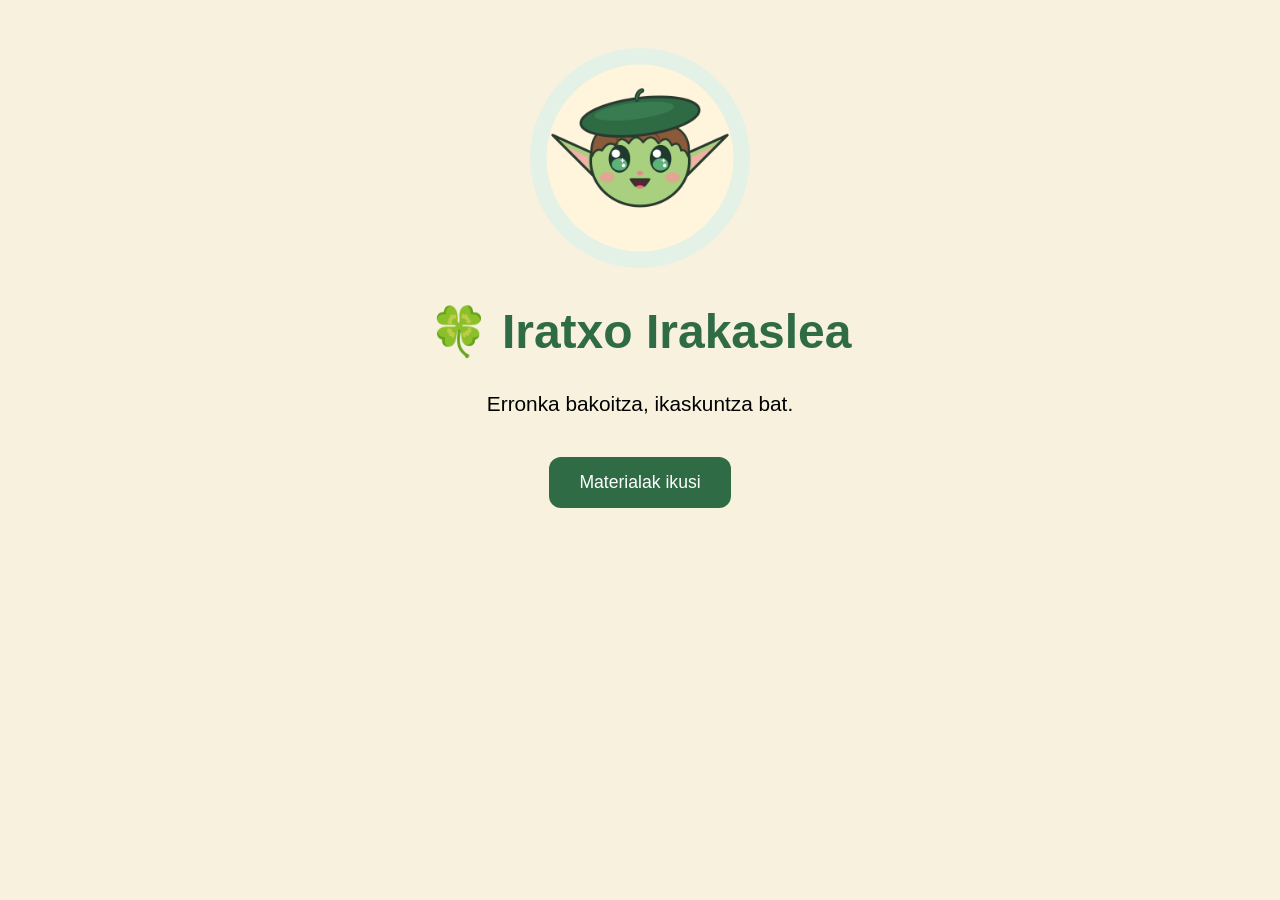
<file: index.html>
<!DOCTYPE html>
<html lang="eu">
<head>
<meta charset="UTF-8">
<meta name="viewport" content="width=device-width, initial-scale=1.0">

<title>Iratxo Irakaslea</title>

<style>

body{

    font-family:Arial,sans-serif;

    background:#F7F1DE;

    text-align:center;

    padding:40px;
}

.avatar{

    width:220px;

    border-radius:50%;
}

h1{

    color:#2F6B45;

    font-size:3rem;
}

p{

    font-size:1.3rem;
}

.botoia{

    display:inline-block;

    background:#2F6B45;

    color:white;

    text-decoration:none;

    padding:15px 30px;

    border-radius:12px;

    font-size:1.1rem;

    margin-top:20px;
}

.botoia:hover{

    background:#245336;
}

</style>
</head>

<body>

<img
src="avatar_redes.png"
alt="Iratxo Irakaslea"
class="avatar">

<h1>🍀 Iratxo Irakaslea</h1>

<p>
Erronka bakoitza, ikaskuntza bat.
</p>

<a
class="botoia"
href="ortografia/index.html">

Materialak ikusi

</a>

</body>
</html>
</file>
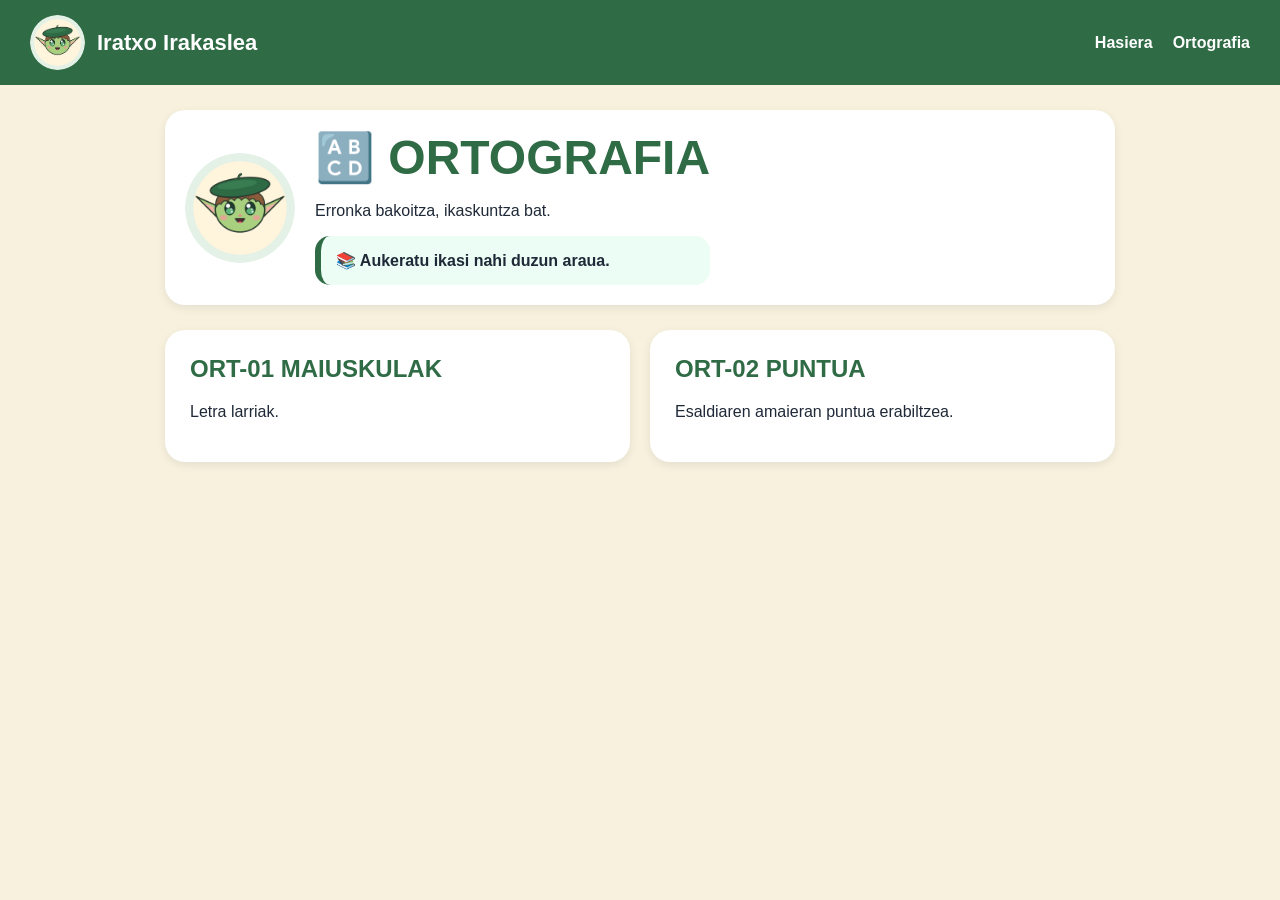
<file: ortografia/index.html>
<!DOCTYPE html>
<html lang="eu">
<head>
<meta charset="UTF-8">
<title>Ortografia - Iratxo Irakaslea</title>

<link rel="stylesheet" href="../assets/estilos.css">

<style>

.material-grid{
    display:grid;
    grid-template-columns:repeat(auto-fit,minmax(300px,1fr));
    gap:20px;
}

.material{
    background:white;
    border-radius:20px;
    padding:25px;
    text-decoration:none;
    color:#1f2937;
    box-shadow:0 3px 10px rgba(0,0,0,.08);
}

.material:hover{
    transform:translateY(-3px);
}

.material h2{
    color:#2F6B45;
    margin-top:0;
}

</style>

</head>

<body>

<header class="navbar">

<div class="brand">
<img src="../avatar_redes.png" alt="">
<span>Iratxo Irakaslea</span>
</div>

<nav>
<a href="../index.html">Hasiera</a>
<a href="index.html">Ortografia</a>
</nav>

</header>

<main>

<div class="hero">

<img src="../avatar_redes.png" alt="">

<div>

<h1>🔠 ORTOGRAFIA</h1>

<p>
Erronka bakoitza, ikaskuntza bat.
</p>

<div class="iratxo-message">
📚 Aukeratu ikasi nahi duzun araua.
</div>

</div>

</div>

<div class="material-grid">

<a class="material" href="maiuskulak.html">

<h2>
ORT-01 MAIUSKULAK
</h2>

<p>
Letra larriak.
</p>

</a>

<a class="material" href="puntua.html">

<h2>
ORT-02 PUNTUA
</h2>

<p>
Esaldiaren amaieran puntua erabiltzea.
</p>

</a>

</div>

</main>

</body>
</html>
</file>
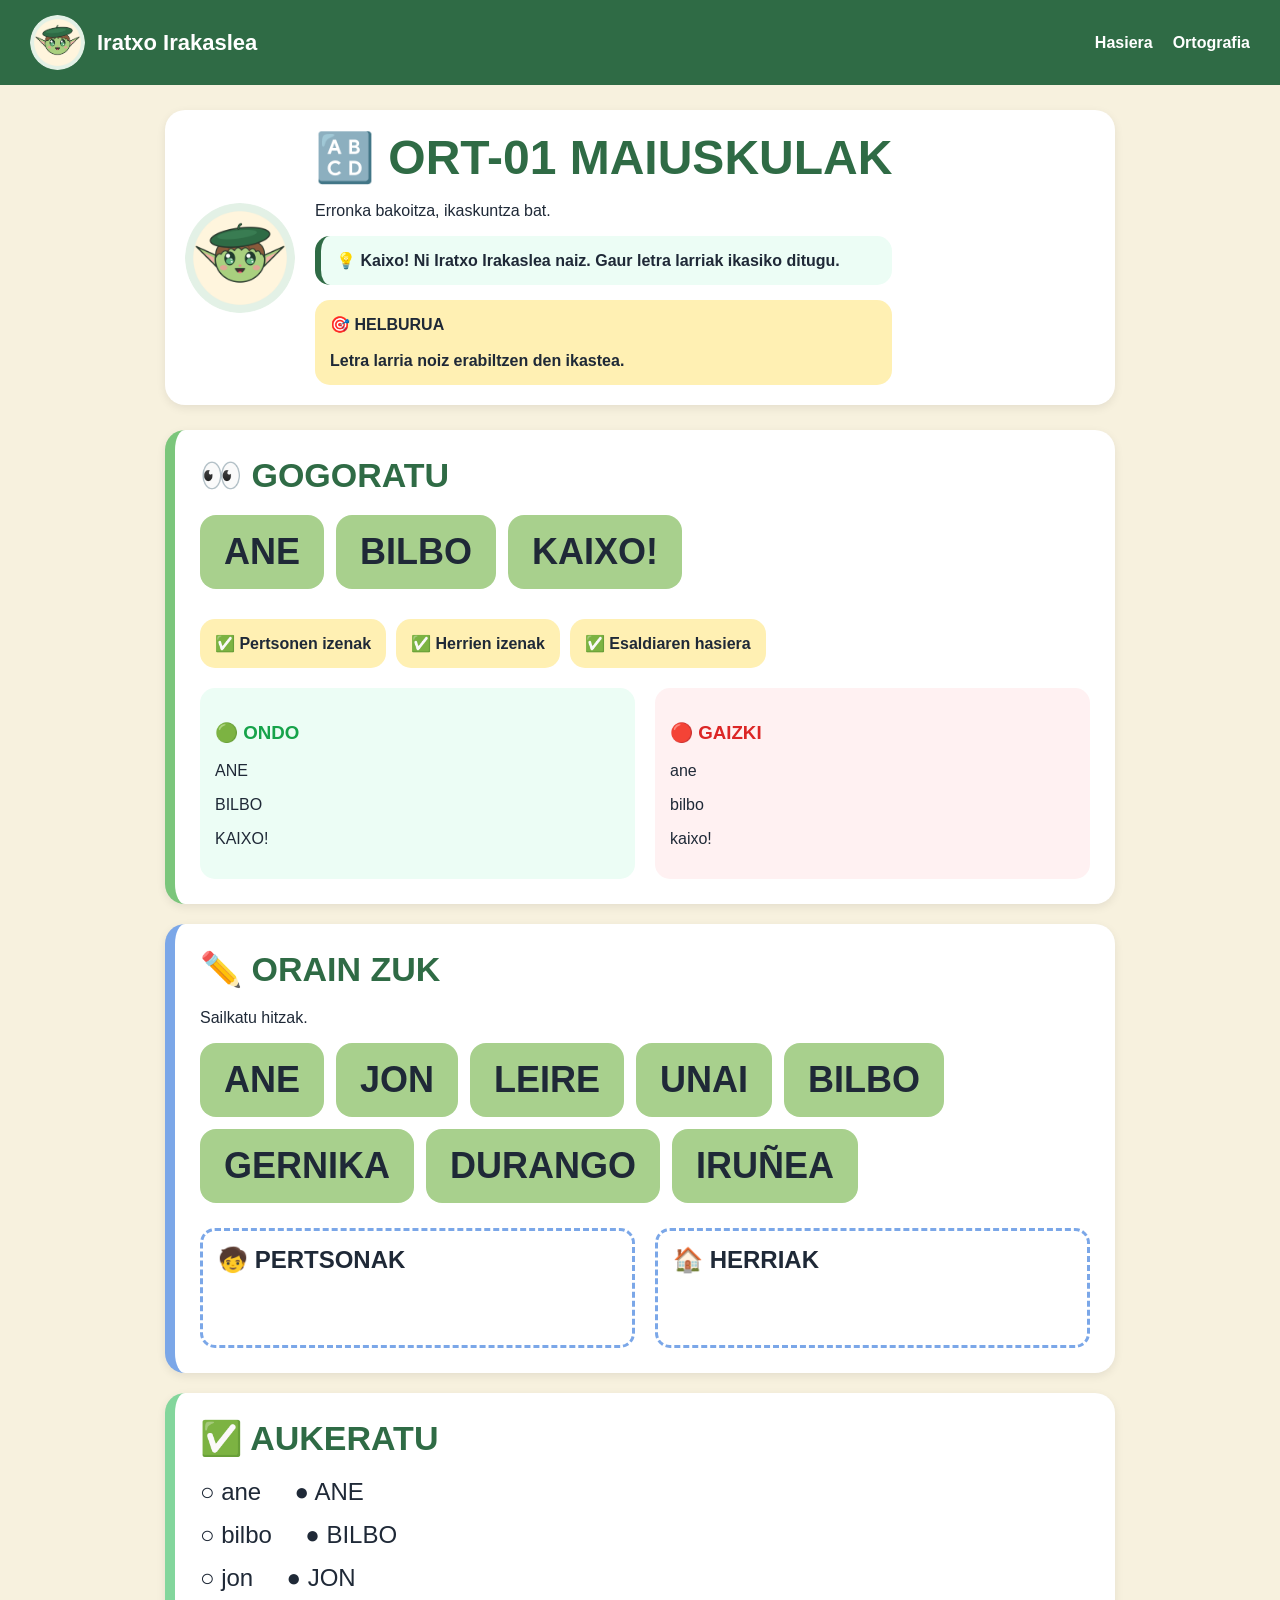
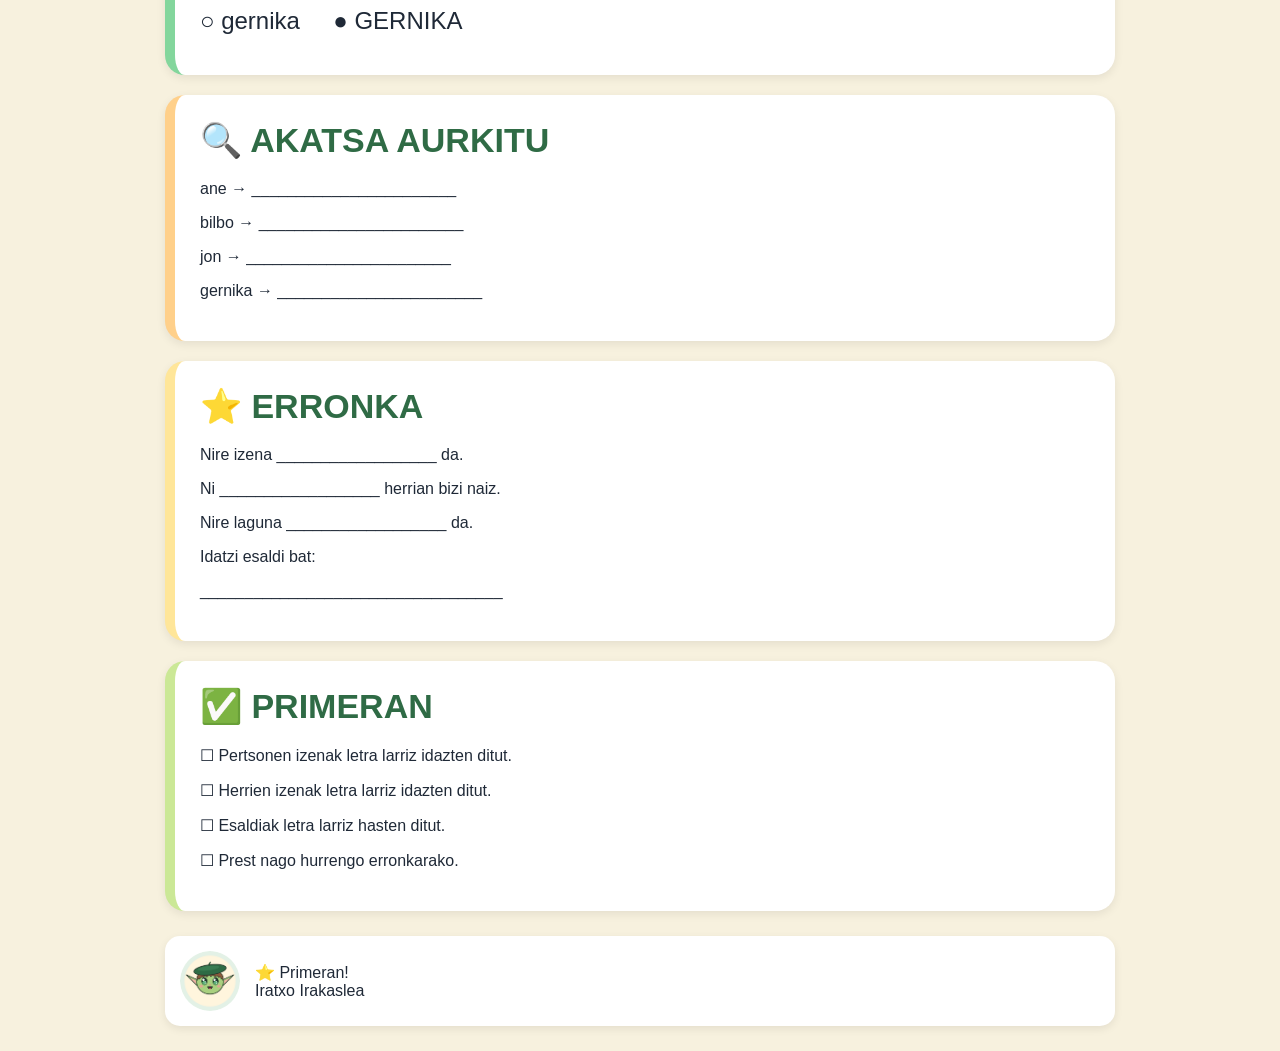
<file: ortografia/maiuskulak.html>
<!DOCTYPE html>
<html lang="eu">
<head>
<meta charset="UTF-8">
<meta name="viewport" content="width=device-width, initial-scale=1.0">

<title>ORT-01 Maiuskulak | Iratxo Irakaslea</title>

<link rel="stylesheet" href="../assets/estilos.css">

<style>

.rule{
    background:#FFF0B3;
    padding:15px;
    border-radius:15px;
    margin-top:15px;
    font-weight:bold;
}

.rules{
    display:flex;
    flex-wrap:wrap;
    gap:10px;
    margin-top:15px;
}

.columns{
    display:flex;
    gap:20px;
    margin-top:25px;
}

.drop-box{
    flex:1;
    min-height:120px;
    border:3px dashed #7BA7E8;
    border-radius:15px;
    padding:15px;
    font-size:24px;
    font-weight:800;
    background:white;
}

.semaforo{
    display:flex;
    gap:20px;
    margin-top:20px;
    flex-wrap:wrap;
}

.good{
    flex:1;
    min-width:250px;
    background:#ECFDF5;
    border-radius:15px;
    padding:15px;
}

.bad{
    flex:1;
    min-width:250px;
    background:#FFF1F2;
    border-radius:15px;
    padding:15px;
}

.good h3{
    color:#16A34A;
}

.bad h3{
    color:#DC2626;
}

.check-row{
    margin-bottom:15px;
    font-size:24px;
}

.iratxo-signature{
    display:flex;
    align-items:center;
    gap:15px;
    background:white;
    padding:15px;
    border-radius:15px;
    margin-top:25px;
    box-shadow:0 3px 8px rgba(0,0,0,.08);
}

.iratxo-signature img{
    width:60px;
    height:60px;
    border-radius:50%;
}

@media(max-width:700px){

    .columns{
        flex-direction:column;
    }

}

</style>

</head>

<body>

<header class="navbar">

<div class="brand">

<img src="../avatar_redes.png" alt="Iratxo Irakaslea">

<span>Iratxo Irakaslea</span>

</div>

<nav>

<a href="../index.html">Hasiera</a>

<a href="index.html">Ortografia</a>

</nav>

</header>

<main>

<!-- CABECERA -->

<div class="hero">

<img
src="../avatar_redes.png"
alt="Iratxo Irakaslea">

<div>

<h1>🔠 ORT-01 MAIUSKULAK</h1>

<p>
Erronka bakoitza, ikaskuntza bat.
</p>

<div class="iratxo-message">

💡 Kaixo! Ni Iratxo Irakaslea naiz.
Gaur letra larriak ikasiko ditugu.

</div>

<div class="rule">

🎯 HELBURUA

<br><br>

Letra larria noiz erabiltzen den ikastea.

</div>

</div>

</div>

<!-- GOGORATU -->

<div class="card gogoratu">

<div class="section-title">
👀 GOGORATU
</div>

<div class="words">

<div class="word">ANE</div>

<div class="word">BILBO</div>

<div class="word">KAIXO!</div>

</div>

<div class="rules">

<div class="rule">✅ Pertsonen izenak</div>

<div class="rule">✅ Herrien izenak</div>

<div class="rule">✅ Esaldiaren hasiera</div>

</div>

<div class="semaforo">

<div class="good">

<h3>🟢 ONDO</h3>

<p>ANE</p>

<p>BILBO</p>

<p>KAIXO!</p>

</div>

<div class="bad">

<h3>🔴 GAIZKI</h3>

<p>ane</p>

<p>bilbo</p>

<p>kaixo!</p>

</div>

</div>

</div>

<!-- ORAIN ZUK -->

<div class="card orain-zuk">

<div class="section-title">
✏️ ORAIN ZUK
</div>

<p>
Sailkatu hitzak.
</p>

<div class="words">

<div class="word">ANE</div>

<div class="word">JON</div>

<div class="word">LEIRE</div>

<div class="word">UNAI</div>

<div class="word">BILBO</div>

<div class="word">GERNIKA</div>

<div class="word">DURANGO</div>

<div class="word">IRUÑEA</div>

</div>

<div class="columns">

<div class="drop-box">

🧒 PERTSONAK

</div>

<div class="drop-box">

🏠 HERRIAK

</div>

</div>

</div>

<!-- AUKERATU -->

<div class="card aukeratu">

<div class="section-title">
✅ AUKERATU
</div>

<div class="check-row">
○ ane &nbsp;&nbsp;&nbsp; ● ANE
</div>

<div class="check-row">
○ bilbo &nbsp;&nbsp;&nbsp; ● BILBO
</div>

<div class="check-row">
○ jon &nbsp;&nbsp;&nbsp; ● JON
</div>

<div class="check-row">
○ gernika &nbsp;&nbsp;&nbsp; ● GERNIKA
</div>

</div>

<!-- AKATSA AURKITU -->

<div class="card akatsa">

<div class="section-title">
🔍 AKATSA AURKITU
</div>

<p>ane → _______________________</p>

<p>bilbo → _______________________</p>

<p>jon → _______________________</p>

<p>gernika → _______________________</p>

</div>

<!-- ERRONKA -->

<div class="card erronka">

<div class="section-title">
⭐ ERRONKA
</div>

<p>
Nire izena __________________ da.
</p>

<p>
Ni __________________ herrian bizi naiz.
</p>

<p>
Nire laguna __________________ da.
</p>

<p>
Idatzi esaldi bat:
</p>

<p>
__________________________________
</p>

</div>

<!-- PRIMERAN -->

<div class="card primeran">

<div class="section-title">
✅ PRIMERAN
</div>

<p>☐ Pertsonen izenak letra larriz idazten ditut.</p>

<p>☐ Herrien izenak letra larriz idazten ditut.</p>

<p>☐ Esaldiak letra larriz hasten ditut.</p>

<p>☐ Prest nago hurrengo erronkarako.</p>

</div>

<div class="iratxo-signature">

<img
src="../avatar_redes.png"
alt="Iratxo Irakaslea">

<div>

⭐ Primeran!

<br>

Iratxo Irakaslea

</div>

</div>

</main>

</body>
</html>
</file>
<file: assets/estilos.css>
:root{
    --berde-iluna:#2F6B45;
    --berde-argia:#A8D08D;
    --urdin-argia:#DCEEFF;
    --horia:#FFF0B3;
    --laranja:#FFE0C2;
    --krema:#F7F1DE;
}

*{
    box-sizing:border-box;
}

body{
    margin:0;
    font-family:Arial, Helvetica, sans-serif;
    background:var(--krema);
    color:#1f2937;
}

.navbar{
    background:var(--berde-iluna);
    padding:15px 30px;
    display:flex;
    justify-content:space-between;
    align-items:center;
    flex-wrap:wrap;
}

.brand{
    display:flex;
    align-items:center;
    gap:12px;
    color:white;
    font-size:22px;
    font-weight:800;
}

.brand img{
    width:55px;
    height:55px;
    border-radius:50%;
}

.navbar nav{
    display:flex;
    gap:20px;
}

.navbar nav a{
    color:white;
    text-decoration:none;
    font-weight:bold;
}

main{
    max-width:1000px;
    margin:auto;
    padding:25px;
}

.hero{
    background:white;
    border-radius:20px;
    padding:20px;
    margin-bottom:25px;

    display:flex;
    align-items:center;
    gap:20px;

    box-shadow:0 3px 10px rgba(0,0,0,.08);
}

.hero img{
    width:110px;
    height:110px;
    border-radius:50%;
}

.hero h1{
    margin:0;
    color:#2F6B45;
    font-size:48px;
}

.iratxo-message{
    background:#ECFDF5;
    border-left:6px solid #2F6B45;
    padding:15px;
    border-radius:15px;
    margin-top:10px;
    font-weight:bold;
}

.card{
    background:white;
    border-radius:20px;
    padding:25px;
    margin-bottom:20px;
    box-shadow:0 3px 10px rgba(0,0,0,.08);
}

.section-title{
    font-size:34px;
    font-weight:900;
    color:#2F6B45;
    margin-bottom:20px;
}

.gogoratu{
    border-left:10px solid #7BC67B;
}

.orain-zuk{
    border-left:10px solid #7BA7E8;
}

.aukeratu{
    border-left:10px solid #83D69C;
}

.akatsa{
    border-left:10px solid #FFD08A;
}

.erronka{
    border-left:10px solid #FFE699;
}

.primeran{
    border-left:10px solid #CBE896;
}

.words{
    display:flex;
    flex-wrap:wrap;
    gap:12px;
}

.word{
    background:#A8D08D;
    padding:16px 24px;
    border-radius:16px;
    font-size:36px;
    font-weight:900;
}

.rules{
    display:flex;
    flex-wrap:wrap;
    gap:10px;
    margin-top:20px;
}

.rule{
    background:#ECFDF5;
    padding:10px 15px;
    border-radius
</file>
